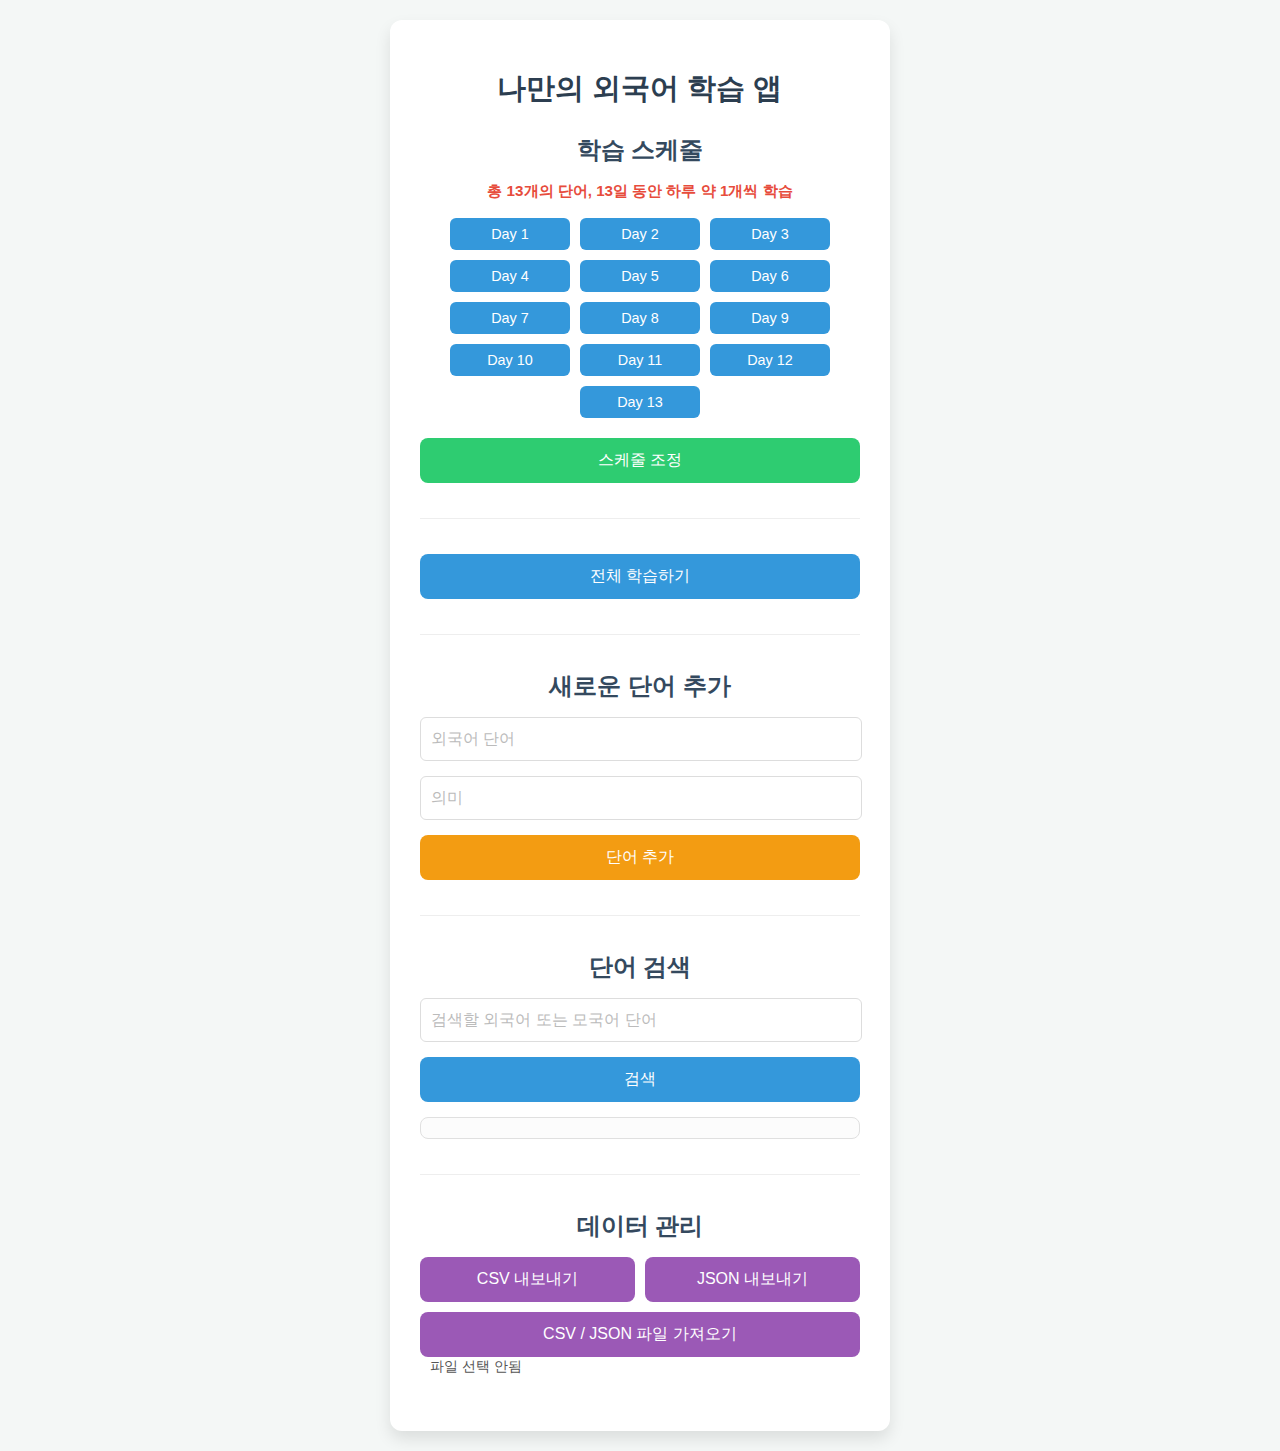
<file: index.html>
<!DOCTYPE html>
<html lang="ko">
<head>
    <meta charset="UTF-8">
    <meta name="viewport" content="width=device-width, initial-scale=1.0">
    <title>나만의 외국어 학습 앱 - 시작</title>
    <link rel="stylesheet" href="style.css">
</head>
<body>
    <div class="container">
        <h1>나만의 외국어 학습 앱</h1>

        <!-- 학습 스케줄 섹션 (맨 위로 이동) -->
        <div class="section-schedule">
            <h2>학습 스케줄</h2>
            <p id="overallScheduleDisplay" class="status-message">데이터를 불러오거나 스케줄을 설정하세요.</p>
            <div id="dailyScheduleButtons" class="schedule-buttons-container">
                <!-- Day buttons will be inserted here by JavaScript -->
            </div>
            <button id="adjustScheduleBtn">스케줄 조정</button>
        </div>

        <hr>

        <!-- 학습 시작 버튼 (학습 스케줄 바로 아래로 이동) -->
        <div class="section-start-study">
            <button id="startStudyBtn">전체 학습하기</button> <!-- 텍스트 변경 -->
        </div>

        <hr>

        <!-- 새로운 단어 추가 섹션 -->
        <div class="section-add-word">
            <h2>새로운 단어 추가</h2>
            <input type="text" id="newForeignWord" placeholder="외국어 단어" class="input-field">
            <input type="text" id="newMeaning" placeholder="의미" class="input-field">
            <button id="addWordBtn">단어 추가</button>
        </div>

        <hr>

        <!-- 찾기 기능 섹션 -->
        <div class="section-search">
            <h2>단어 검색</h2>
            <input type="text" id="searchTerm" placeholder="검색할 외국어 또는 모국어 단어" class="input-field">
            <button id="searchBtn">검색</button>
            <div id="searchResults" class="search-results-container">
                <!-- 검색 결과가 여기에 동적으로 추가됩니다. -->
            </div>
        </div>

        <hr>

        <!-- 데이터 관리 섹션 (맨 아래로 이동) -->
        <div class="section-data-management">
            <h2>데이터 관리</h2>
            <div class="button-row"> <!-- 내보내기 버튼을 한 줄에 배치하기 위한 div 추가 -->
                <button id="exportCsvBtn">CSV 내보내기</button>
                <button id="exportJsonBtn">JSON 내보내기</button>
            </div>
            <div style="margin-top: 10px;">
                <input type="file" id="importFile" accept=".csv, .json" style="display: none;">
                <button id="importBtn">CSV / JSON 파일 가져오기</button>
                <span id="fileNameDisplay">파일 선택 안됨</span>
                <button id="confirmImportBtn" style="display: none;">불러오기</button>
            </div>
        </div>

    </div>

    <script src="first_page.js"></script>
</body>
</html>
</file>
<file: style.css>
body {
    font-family: 'Segoe UI', Tahoma, Geneva, Verdana, sans-serif;
    display: flex;
    justify-content: center;
    align-items: flex-start; /* 상단 정렬 */
    min-height: 100vh;
    background-color: #f4f7f6;
    margin: 20px;
    color: #333;
}

.container {
    background-color: #ffffff;
    border-radius: 12px;
    box-shadow: 0 8px 16px rgba(0, 0, 0, 0.1);
    padding: 30px;
    width: 100%;
    max-width: 500px;
    text-align: center;
    box-sizing: border-box; /* 패딩 포함 크기 계산 */
}

h1 {
    color: #2c3e50;
    margin-bottom: 25px;
    font-size: 1.8em;
}

/* 메인 헤더 (제목 + 홈/모드 버튼) */
.main-header {
    margin-bottom: 25px;
}

.main-header h1 {
    color: #2c3e50;
    margin-bottom: 15px; /* 제목 아래 여백 조정 */
    font-size: 1.8em;
}

.mode-selection-container {
    display: flex;
    justify-content: center; /* 홈 버튼과 모드 선택 버튼을 함께 중앙 정렬 */
    align-items: center;
    gap: 10px; /* 홈 버튼과 모드 선택 버튼 사이 간격 */
    margin-bottom: 25px; /* 헤더 전체 아래 여백 */
}

.mode-selection {
    display: flex;
    gap: 10px;
}

.mode-selection button {
    background-color: #ecf0f1;
    color: #333;
    border: 1px solid #bdc3c7;
    padding: 10px 20px;
    border-radius: 8px;
    cursor: pointer;
    font-size: 1em;
    transition: background-color 0.3s, border-color 0.3s, color 0.3s;
}

.mode-selection button.active {
    background-color: #3498db;
    color: #ffffff;
    border-color: #3498db;
}

.mode-selection button:hover:not(.active) {
    background-color: #e0e6e9;
}

.word-display-area {
    background-color: #e8f0fe; /* Light blue background */
    border: 1px solid #cce0ff;
    border-radius: 10px;
    padding: 25px;
    margin-bottom: 15px; /* 내비게이션 버튼과의 간격 조정 */
    position: relative;
    box-shadow: inset 0 2px 4px rgba(0, 0, 0, 0.05);

    /* word-display-area 내의 텍스트 선택 방지는 그대로 유지 */
    user-select: none;
    -webkit-user-select: none; /* WebKit browsers */
    -moz-user-select: none; /* Firefox */
    -ms-user-select: none; /* Internet Explorer/Edge */
    -webkit-touch-callout: none; /* iOS Safari long-press callout */
}

.word-card {
    display: flex; /* Flexbox로 가로로 배치 */
    justify-content: space-around; /* 요소들을 균등하게 배치 */
    align-items: center;
    min-height: 120px; /* 카드 최소 높이 증가 */
    gap: 15px; /* 두 박스 사이 간격 */
    flex-wrap: wrap; /* 작은 화면에서 줄바꿈 허용 */
}

.word-box {
    background-color: #f7faff;
    border: 1px solid #d0e0ff;
    border-radius: 8px;
    padding: 15px 20px;
    min-height: 80px;
    display: flex;
    flex-direction: column;
    justify-content: center;
    align-items: center;
    flex: 1; /* 가용한 공간을 균등하게 분배 */
    min-width: 180px; /* 너무 작아지지 않도록 최소 너비 설정 */
    position: relative; /* 오버레이를 위해 */
    overflow: hidden; /* 오버레이가 박스 밖으로 나가지 않도록 */
}

.word-label {
    font-size: 0.8em;
    color: #7f8c8d;
    margin-bottom: 5px;
}

.word-text {
    margin: 0;
    text-align: center;
    word-break: keep-all; /* 단어가 길 경우 줄바꿈 유지 */
}

.foreign-word {
    /* JavaScript로 font-size를 직접 제어하므로 여기서는 초기값만 설정 */
    font-size: 1.8em;
    font-weight: bold;
    color: #2980b9;
}

.meaning {
    /* JavaScript로 font-size를 직접 제어하므로 여기서는 초기값만 설정 */
    font-size: 1.1em;
    color: #555;
}

.overlay {
    position: absolute;
    top: 0;
    left: 0;
    width: 100%;
    height: 100%;
    background-color: rgba(0, 0, 0, 0.7); /* 어둡게 가림 */
    color: white;
    display: flex;
    justify-content: center;
    align-items: center;
    font-size: 1.2em;
    font-weight: bold;
    cursor: pointer;
    transition: background-color 0.3s;
}

.overlay:hover {
    background-color: rgba(0, 0, 0, 0.6);
}

.overlay.hidden {
    display: none;
}

/* 통합 컨트롤 바 */
.unified-controls-bar {
    display: flex;
    justify-content: space-between; /* 양쪽 끝으로 정렬 */
    align-items: center;
    margin-bottom: 25px; /* 단어 표시 영역과의 간격 */
    padding: 5px 0; /* 내부 여백 */
    border-bottom: 1px solid #eee; /* 하단 구분선 */
    padding-bottom: 10px;
}

.controls-group-left, .controls-group-right {
    display: flex;
    gap: 8px; /* 아이콘들 사이 간격 */
    align-items: center;
}

/* 아이콘 버튼 공통 스타일 (기존 .icon-button과 통합) */
.icon-button {
    background: none;
    border: none;
    cursor: pointer;
    padding: 5px;
    border-radius: 5px;
    transition: background-color 0.2s;
    position: relative; /* 아이콘 오버레이 텍스트용 */
}

.icon-button:hover {
    background-color: rgba(0, 0, 0, 0.05);
}

.icon-button img {
    width: 24px;
    height: 24px;
    vertical-align: middle;
}

/* 즐겨찾기 모두 해제 아이콘에 X 표시 */
.clear-favorites-button .icon-overlay-text {
    position: absolute;
    top: 50%;
    left: 50%;
    transform: translate(-50%, -50%);
    font-size: 1.2em;
    font-weight: bold;
    color: red; /* X표시 색상 */
    line-height: 1; /* 텍스트 정렬 */
    text-shadow: 0 0 2px rgba(255,255,255,0.8); /* 배경과의 대비 */
}


/* 내비게이션 영역 (이제 스와이프 영역이 아님) */
.navigation-area {
    display: flex;
    justify-content: space-between;
    align-items: center;
    margin-bottom: 10px; /* 단어 카운트와의 간격 */
    gap: 15px; /* 버튼과 메시지 사이 간격 */
}

/* 버튼 크기 통일 */
.navigation-area button {
    background-color: #2ecc71;
    color: white;
    border: none;
    padding: 12px 25px;
    border-radius: 8px;
    cursor: pointer;
    font-size: 1.1em;
    font-weight: bold;
    width: 120px; /* 고정 너비 설정 */
    flex-shrink: 0; /* 줄어들지 않도록 */
    transition: background-color 0.3s, transform 0.1s;
    white-space: nowrap; /* 버튼 텍스트 줄바꿈 방지 */
}

.navigation-area button:hover {
    background-color: #27ae60;
    transform: translateY(-1px);
}

.navigation-area button:active {
    transform: translateY(0);
}

.status-message {
    color: #e74c3c;
    font-weight: bold;
    font-size: 0.95em;
    flex-grow: 1; /* 메시지 영역이 남은 공간을 차지 */
    text-align: center; /* 메시지 가운데 정렬 */
    min-width: 80px; /* 메시지가 너무 작아지지 않도록 최소 너비 */
}

.word-count {
    margin-bottom: 30px; /* 스와이프 영역과의 간격을 위해 조정 */
    font-size: 1.1em;
    color: #7f8c8d;
}

/* 스와이프 전용 독립 영역 */
.swipe-interaction-area {
    background-color: #f0f8ff; /* 연한 파란색 배경 (시각적 구분) */
    border: 1px solid #cce0ff;
    border-radius: 10px;
    padding: 25px; /* 내부 여백 (스와이프를 위한 충분한 공간) */
    margin-bottom: 30px; /* 다음 섹션과의 간격 */
    min-height: 100px; /* 스와이프 가능한 충분한 높이 */
    display: flex;
    align-items: center;
    justify-content: center;
    box-shadow: inset 0 2px 4px rgba(0, 0, 0, 0.05);

    /* 스와이프 영역 내 텍스트 선택 방지 및 터치 동작 제어 */
    user-select: none;
    -webkit-user-select: none;
    -moz-user-select: none;
    -ms-user-select: none;
    -webkit-touch-callout: none;
    touch-action: pan-y; /* 수직 스크롤은 허용하되, 수평 제스처는 OS에 의해 방지 */
    cursor: grab; /* 스와이프 가능함을 시각적으로 표시 */
}

.swipe-interaction-area:active {
    cursor: grabbing;
}

.swipe-instruction {
    color: #555;
    font-size: 1.1em;
    font-weight: bold;
}


hr {
    border: none;
    border-top: 1px solid #eee;
    margin: 35px 0;
}

/* 모든 섹션에 공통 스타일 적용 */
.section-add-word, .section-edit-word, .section-data-management, .section-schedule, .section-start-study, .section-search, .section-clear-favorites {
    text-align: left;
    margin-bottom: 25px;
}

/* 모든 섹션 제목에 공통 스타일 적용 */
.section-add-word h2, .section-edit-word h2, .section-data-management h2, .section-schedule h2, .section-start-study h2, .section-search h2 {
    color: #34495e;
    margin-bottom: 15px;
    font-size: 1.5em;
    text-align: center;
}

.input-field {
    width: calc(100% - 20px);
    padding: 12px 10px;
    margin-bottom: 15px;
    border: 1px solid #ddd;
    border-radius: 6px;
    font-size: 1em;
}

.input-field::placeholder {
    color: #bbb;
}

/* 버튼들을 한 줄에 배열하는 컨테이너 */
.button-row {
    display: flex;
    gap: 10px; /* 버튼들 사이의 간격 */
    margin-bottom: 10px; /* 버튼 행 아래 여백 */
}

.button-row button {
    flex: 1; /* 자식 버튼들이 공간을 균등하게 분할 */
}

/* 모든 버튼에 공통 스타일 적용 */
.section-add-word button, .section-edit-word button, .section-data-management button, .section-schedule button, .section-start-study button, .section-search button, .button-row button {
    background-color: #f39c12;
    color: white;
    border: none;
    padding: 12px 25px;
    border-radius: 8px;
    cursor: pointer;
    font-size: 1em;
    width: 100%; /* flex:1로 인해 기본적으로 100%를 나누므로, 명시적인 width는 필요 없음 */
    box-sizing: border-box;
    transition: background-color 0.3s;
    /* margin-bottom은 .button-row에서 관리되므로 여기서는 제거 */
}

.section-data-management button {
    background-color: #9b59b6; /* Export/Import buttons */
}

.section-schedule button {
    background-color: #2ecc71; /* Adjust Schedule button */
}
.section-start-study button {
    background-color: #3498db; /* Start Study button */
}

/* 검색 버튼 */
.section-search button {
    background-color: #3498db; /* Search button color */
}

.section-add-word button:hover {
    background-color: #e67e22;
}
.section-edit-word button:hover {
    background-color: #f39c12; /* Keep same hover as add button */
}
.section-data-management button:hover {
    background-color: #8e44ad;
}
.section-schedule button:hover {
    background-color: #27ae60;
}
.section-start-study button:hover {
    background-color: #2980b9;
}
.section-search button:hover {
    background-color: #2980b9;
}


.cancel-button {
    background-color: #7f8c8d !important; /* 회색 톤 */
}

.cancel-button:hover {
    background-color: #95a5a6 !important; /* 더 밝은 회색 */
}

#fileNameDisplay {
    margin-left: 10px;
    font-size: 0.9em;
    color: #555;
    vertical-align: middle;
}

#confirmImportBtn {
    background-color: #c0392b; /* Danger color for confirmation */
}

#confirmImportBtn:hover {
    background-color: #a93226;
}

/* Daily Schedule Buttons Container */
.schedule-buttons-container {
    display: flex;
    flex-wrap: wrap; /* 버튼들이 여러 줄로 표시되도록 */
    justify-content: center;
    gap: 10px;
    margin-top: 15px;
    margin-bottom: 20px;
}

.schedule-buttons-container button {
    background-color: #3498db; /* Blue for active days */
    color: white;
    border: none;
    padding: 8px 12px;
    border-radius: 6px;
    cursor: pointer;
    font-size: 0.9em;
    min-width: 70px; /* 버튼 최소 너비 */
    flex-grow: 1; /* 가용 공간을 균등하게 분배 */
    max-width: 120px; /* 최대 너비 제한 (너무 커지지 않게) */
    transition: background-color 0.3s;
}

.schedule-buttons-container button:hover {
    background-color: #2980b9;
}

.schedule-buttons-container button.completed {
    background-color: #2ecc71; /* Green for completed days */
}
.schedule-buttons-container button.completed:hover {
    background-color: #27ae60;
}

/* 검색 결과 컨테이너 */
.search-results-container {
    margin-top: 15px;
    border: 1px solid #e0e0e0;
    border-radius: 8px;
    max-height: 250px; /* 스크롤바 생성을 위해 최대 높이 설정 */
    overflow-y: auto; /* 내용이 넘치면 스크롤 */
    background-color: #fcfcfc;
    padding: 10px;
}

.search-results-container p {
    color: #777;
    text-align: center;
    padding: 10px 0;
}

/* 개별 검색 결과 항목 */
.search-result-item {
    display: flex;
    justify-content: space-between;
    align-items: center;
    padding: 10px 15px;
    border-bottom: 1px solid #eee;
    cursor: pointer;
    transition: background-color 0.2s;
    font-size: 0.95em;
}

.search-result-item:last-child {
    border-bottom: none;
}

.search-result-item:hover {
    background-color: #eef;
}

.search-word-foreign {
    font-weight: bold;
    color: #2980b9;
    flex-basis: 40%; /* 외국어 단어 비중 */
    text-align: left;
}

.search-word-meaning {
    color: #555;
    flex-basis: 40%; /* 의미 비중 */
    text-align: left;
}

.search-word-day {
    font-size: 0.85em;
    color: #7f8c8d;
    flex-basis: 20%; /* Day 정보 비중 */
    text-align: right;
    white-space: nowrap; /* 줄바꿈 방지 */
}

/* 즐겨찾기 일괄 삭제 버튼 */
.section-clear-favorites button {
    background-color: #e74c3c; /* Red for destructive action */
    color: white;
    border: none;
    padding: 12px 25px;
    border-radius: 8px;
    cursor: pointer;
    font-size: 1em;
    width: 100%;
    box-sizing: border-box;
    transition: background-color 0.3s;
}

.section-clear-favorites button:hover {
    background-color: #c0392b;
}

/* 맨 위 내비게이션 바 (홈 버튼) */
.top-navigation {
    /* 이 부분은 이제 .mode-selection-container 내부에서 스타일링 */
    /* 홈 버튼 자체에 마진을 주어 나머지 모드 버튼들과 간격 확보 */
    margin-right: 15px;
}

.home-button { /* .icon-button와 병합하여 사용 */
    background-color: #6c757d; /* 회색 배경 */
    color: white;
    border: none;
    padding: 8px 12px;
    border-radius: 8px;
    cursor: pointer;
    font-size: 0.9em;
    display: flex;
    align-items: center;
    gap: 5px; /* 아이콘과 텍스트 사이 간격 */
    transition: background-color 0.2s;
}

.home-button:hover {
    background-color: #5a6268;
}

.home-button img {
    filter: invert(100%); /* 아이콘을 흰색으로 변경 */
}


/* Responsive adjustments for smaller screens */
@media (max-width: 600px) {
    .container {
        margin: 10px;
        padding: 20px;
        border-radius: 8px;
    }

    h1 {
        font-size: 1.5em;
        margin-bottom: 20px;
    }
    
    .main-header {
        margin-bottom: 15px; /* 모바일에서 헤더 여백 조정 */
    }

    .mode-selection-container {
        flex-direction: column; /* 모바일에서 세로로 정렬 */
        align-items: stretch; /* 전체 너비 차지 */
        gap: 15px; /* 세로 간격 조정 */
    }
    
    .mode-selection {
        width: 100%; /* 모바일에서 모드 선택 버튼들이 전체 너비 차지 */
        justify-content: center;
    }
    
    .mode-selection button, .home-button {
        width: 100%; /* 모바일에서 버튼들 전체 너비 차지 */
        justify-content: center; /* 버튼 텍스트 중앙 정렬 */
    }

    .top-navigation {
        margin-right: 0; /* 모바일에서 top-navigation 자체 마진 제거 */
    }

    .navigation-area button {
        padding: 10px 15px;
        font-size: 0.9em;
        width: 100px; /* 모바일에서 버튼 고정 너비 조정 */
    }
    
    .status-message {
        min-width: unset; /* 모바일에서 최소 너비 제한 해제 */
    }

    /* 모든 버튼에 반응형 패딩/폰트 크기 적용 */
    .section-add-word button, .section-edit-word button, .section-data-management button, .section-schedule button, .section-start-study button, .schedule-buttons-container button, .section-search button, .section-clear-favorites button, .home-button, .button-row button {
        padding: 10px 15px;
        font-size: 0.9em;
    }
    .display-mode-selection { /* 이제 사용되지 않는 선택자지만 혹시 모를 충돌 대비 */
        flex-direction: column; 
        align-items: flex-start;
        gap: 8px;
    }
    .display-mode-selection label {
        margin-left: 0; 
    }

    .search-result-item {
        flex-direction: column; /* 검색 결과 아이템도 세로로 쌓기 */
        align-items: flex-start;
        gap: 5px;
    }
    .search-word-foreign, .search-word-meaning, .search-word-day {
        width: 100%;
        text-align: left;
    }
    .search-word-day {
        text-align: left; /* Day 정보도 왼쪽 정렬 */
    }

    /* 통합 컨트롤 바 모바일 조정 */
    .unified-controls-bar {
        flex-direction: column; /* 모바일에서 세로로 쌓기 */
        align-items: stretch; /* 가로 전체 차지 */
        gap: 15px; /* 세로 간격 */
    }
    .controls-group-left, .controls-group-right {
        width: 100%; /* 그룹이 전체 너비 차지 */
        justify-content: center; /* 그룹 내 아이콘 중앙 정렬 */
        gap: 10px; /* 아이콘 간격 조정 */
    }
}
</file>
